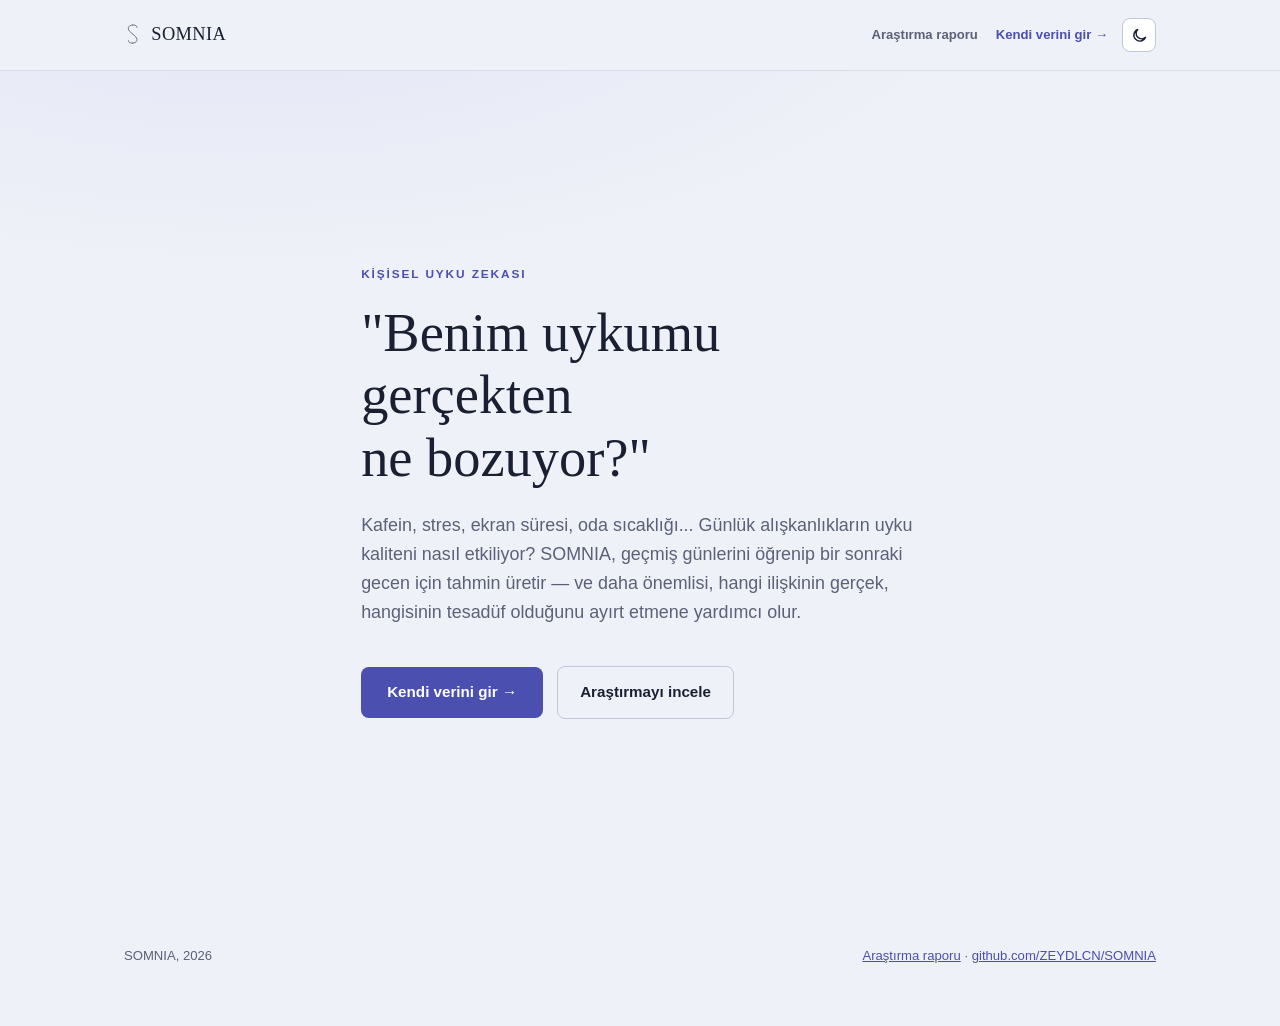
<file: docs/index.html>
<!doctype html>
<html lang="tr">
<head>
<meta charset="utf-8" />
<meta name="viewport" content="width=device-width, initial-scale=1" />
<title>SOMNIA — Kişisel Uyku Zekası</title>
<meta name="description" content="SOMNIA, günlük alışkanlıklarını uyku kaliteninle ilişkilendirip sana özel örüntüleri ortaya çıkarır." />
<link rel="icon" type="image/svg+xml" href="favicon.svg" />
<script>
(function () {
  try {
    var t = localStorage.getItem('somnia-theme');
    if (t === 'light' || t === 'dark') document.documentElement.setAttribute('data-theme', t);
  } catch (e) {}
})();
</script>
<style>
:root {
  --bg: #EEF1F7;
  --surface: #FFFFFF;
  --surface-raised: #F7F8FC;
  --ink: #1A2032;
  --muted: #5B6178;
  --line: #D8DCE8;
  --line-strong: #C1C7DA;
  --c-accent: #4A4FB0;
  --c-accent-soft: #E4E4F7;
  --c-gold: #B8822E;
  --c-good: #2E8B6B;
  --c-warn: #A66A2E;
  --c-critical: #B8453D;
  --c-model-naive: #9AA0BF;
  --c-model-linear: #7B80D6;
  --c-model-xgb: #5B60C4;
  --c-model-tft: #B8822E;
  --shadow-card: 0 1px 2px rgba(26,32,50,0.06), 0 1px 1px rgba(26,32,50,0.04);
}

@media (prefers-color-scheme: dark) {
  :root:not([data-theme="light"]) {
    --bg: #0A0E1A;
    --surface: #12172A;
    --surface-raised: #171D33;
    --ink: #E8EAF6;
    --muted: #949BC4;
    --line: #262C47;
    --line-strong: #333C63;
    --c-accent: #7B80E8;
    --c-accent-soft: #23274A;
    --c-gold: #E7B75F;
    --c-good: #4FCB9E;
    --c-warn: #D99A55;
    --c-critical: #E2695F;
    --c-model-naive: #4A5078;
    --c-model-linear: #6267C4;
    --c-model-xgb: #7B80E8;
    --c-model-tft: #E7B75F;
    --shadow-card: 0 1px 2px rgba(0,0,0,0.35), 0 1px 1px rgba(0,0,0,0.25);
  }
}

:root[data-theme="dark"] {
  --bg: #0A0E1A;
  --surface: #12172A;
  --surface-raised: #171D33;
  --ink: #E8EAF6;
  --muted: #949BC4;
  --line: #262C47;
  --line-strong: #333C63;
  --c-accent: #7B80E8;
  --c-accent-soft: #23274A;
  --c-gold: #E7B75F;
  --c-good: #4FCB9E;
  --c-warn: #D99A55;
  --c-critical: #E2695F;
  --c-model-naive: #4A5078;
  --c-model-linear: #6267C4;
  --c-model-xgb: #7B80E8;
  --c-model-tft: #E7B75F;
  --shadow-card: 0 1px 2px rgba(0,0,0,0.35), 0 1px 1px rgba(0,0,0,0.25);
}

* { box-sizing: border-box; }
html { -webkit-text-size-adjust: 100%; }

body {
  margin: 0;
  background: var(--bg);
  color: var(--ink);
  font-family: -apple-system, BlinkMacSystemFont, "Segoe UI", Roboto, "Helvetica Neue", Arial, sans-serif;
  line-height: 1.5;
}

.serif {
  font-family: "Iowan Old Style", "Palatino Linotype", Palatino, Georgia, "Times New Roman", serif;
}

.mono, .bar-value, .bar-value-inline, .axis-label, .stat-num, table.data td.num {
  font-family: ui-monospace, SFMono-Regular, Menlo, Consolas, "Liberation Mono", monospace;
  font-variant-numeric: tabular-nums;
}

a { color: var(--c-accent); }

.wrap { max-width: 1080px; margin: 0 auto; padding: 0 24px; }

/* ---------- top bar ---------- */
.topbar {
  border-bottom: 1px solid var(--line);
  padding: 18px 0;
}
.topbar .wrap { display: flex; align-items: center; justify-content: space-between; gap: 16px; flex-wrap: wrap; }
.brand { display: flex; align-items: center; gap: 10px; font-family: "Iowan Old Style", Palatino, Georgia, serif; font-size: 1.15rem; letter-spacing: 0.02em; }
.brand svg { position: relative; top: -1px; }
.brand b { font-weight: 700; }
.status-pill {
  font-size: 0.78rem;
  color: var(--muted);
  border: 1px solid var(--line-strong);
  border-radius: 999px;
  padding: 4px 12px;
  white-space: nowrap;
}
.status-pill strong { color: var(--c-good); }
.nav-cta {
  font-size: 0.82rem;
  font-weight: 600;
  color: var(--c-accent);
  text-decoration: none;
  padding: 6px 4px;
  border-bottom: 1px solid transparent;
}
.nav-cta:hover { border-bottom-color: var(--c-accent); }
.nav-cta.ghost { color: var(--muted); }
.nav-cta.ghost:hover { border-bottom-color: var(--muted); }

.theme-toggle {
  display: inline-flex;
  align-items: center;
  justify-content: center;
  width: 34px;
  height: 34px;
  border-radius: 8px;
  border: 1px solid var(--line-strong);
  background: var(--surface);
  color: var(--ink);
  cursor: pointer;
  padding: 0;
  flex-shrink: 0;
}
.theme-toggle:hover { background: var(--surface-raised); }
.theme-toggle:focus-visible { outline: 2px solid var(--c-accent); outline-offset: 2px; }
.theme-toggle .icon-moon { display: block; }
.theme-toggle .icon-sun { display: none; }
/* Sistem koyu tema, elle açık seçilmemişse -> güneş göster (tıkla -> açık tema) */
@media (prefers-color-scheme: dark) {
  :root:not([data-theme="light"]) .theme-toggle .icon-moon { display: none; }
  :root:not([data-theme="light"]) .theme-toggle .icon-sun { display: block; }
}
/* Elle koyu seçilmişse (sistemden bağımsız) -> güneş göster */
:root[data-theme="dark"] .theme-toggle .icon-moon { display: none; }
:root[data-theme="dark"] .theme-toggle .icon-sun { display: block; }
/* Elle açık seçilmişse (sistemden bağımsız) -> ay göster */
:root[data-theme="light"] .theme-toggle .icon-moon { display: block; }
:root[data-theme="light"] .theme-toggle .icon-sun { display: none; }

/* ---------- splash (marka açılış anı) ---------- */
#splash {
  position: fixed;
  inset: 0;
  z-index: 9999;
  display: flex;
  align-items: center;
  justify-content: center;
  background: #0B1340;
  animation: splash-fade-out 500ms ease 2100ms forwards;
}
#splash svg {
  opacity: 0;
  transform: scale(0.88);
  animation: splash-logo-in 650ms cubic-bezier(0.22, 1, 0.36, 1) 150ms forwards;
}
@keyframes splash-logo-in { to { opacity: 1; transform: scale(1); } }
@keyframes splash-fade-out { to { opacity: 0; visibility: hidden; pointer-events: none; } }
@media (prefers-reduced-motion: reduce) {
  #splash { animation: none; opacity: 0; visibility: hidden; pointer-events: none; }
  #splash svg { animation: none; opacity: 1; transform: none; }
}

/* ---------- hero (karşılama ekranı — sade, ürün odaklı) ---------- */
.hero {
  padding: 96px 0 88px;
  background:
    radial-gradient(1200px 520px at 20% -15%, var(--c-accent-soft), transparent 62%);
  border-bottom: 1px solid var(--line);
}
.hero .eyebrow {
  text-transform: uppercase;
  font-size: 0.74rem;
  letter-spacing: 0.16em;
  color: var(--c-accent);
  font-weight: 600;
  margin: 0 0 18px;
}
.hero h1 {
  font-family: "Iowan Old Style", "Palatino Linotype", Palatino, Georgia, serif;
  font-weight: 500;
  font-size: clamp(2.1rem, 5vw, 3.4rem);
  line-height: 1.15;
  margin: 0 0 22px;
  max-width: 17ch;
  text-wrap: balance;
}
.hero p.lede {
  max-width: 56ch;
  color: var(--muted);
  font-size: 1.12rem;
  line-height: 1.6;
  margin: 0 0 40px;
}

.hero-actions {
  display: flex;
  align-items: center;
  gap: 14px;
  flex-wrap: wrap;
}
.btn-primary {
  display: inline-flex;
  align-items: center;
  gap: 6px;
  background: var(--c-accent);
  color: #fff;
  font-size: 0.95rem;
  font-weight: 600;
  text-decoration: none;
  padding: 14px 26px;
  border-radius: 8px;
  white-space: nowrap;
}
.btn-primary:hover { opacity: 0.92; }
.btn-secondary {
  display: inline-flex;
  align-items: center;
  gap: 6px;
  background: transparent;
  color: var(--ink);
  border: 1px solid var(--line-strong);
  font-size: 0.95rem;
  font-weight: 600;
  text-decoration: none;
  padding: 14px 22px;
  border-radius: 8px;
  white-space: nowrap;
}
.btn-secondary:hover { background: var(--surface-raised); }

/* ---------- araştırma raporu girişi (teknik detayların başladığı yer) ---------- */
.research-intro { padding: 44px 0; border-bottom: 1px solid var(--line); background: var(--surface-raised); }
.research-intro-head { display: flex; align-items: flex-start; justify-content: space-between; gap: 24px; flex-wrap: wrap; margin-bottom: 24px; }
.research-intro-lede { color: var(--muted); font-size: 0.92rem; max-width: 62ch; margin: 6px 0 0; line-height: 1.55; }

.pipeline {
  display: flex;
  gap: 0;
  overflow-x: auto;
  padding-bottom: 6px;
}
.pipeline-step {
  flex: 1 0 auto;
  min-width: 108px;
  padding: 12px 14px 12px 0;
  position: relative;
}
.pipeline-step .num {
  font-family: ui-monospace, monospace;
  font-size: 0.72rem;
  color: var(--muted);
}
.pipeline-step .name {
  font-size: 0.82rem;
  margin-top: 4px;
  color: var(--ink);
}
.pipeline-step .bar {
  margin-top: 10px;
  height: 3px;
  border-radius: 2px;
  background: var(--line-strong);
}
.pipeline-step.done .bar { background: var(--c-good); }
.pipeline-step.done .num { color: var(--c-good); }
.pipeline-step.pending .name { color: var(--muted); }

/* ---------- sections ---------- */
section { padding: 48px 0; border-bottom: 1px solid var(--line); }
section:last-of-type { border-bottom: none; }
.section-head { display: flex; align-items: baseline; justify-content: space-between; gap: 16px; margin-bottom: 24px; flex-wrap: wrap; }
.section-head h2 {
  font-family: "Iowan Old Style", "Palatino Linotype", Palatino, Georgia, serif;
  font-weight: 500;
  font-size: 1.55rem;
  margin: 0;
}
.section-head .section-note { color: var(--muted); font-size: 0.88rem; max-width: 46ch; }

.grid { display: grid; gap: 20px; }
.grid-2 { grid-template-columns: 1.15fr 0.85fr; }
.grid-3 { grid-template-columns: repeat(3, 1fr); }
@media (max-width: 780px) {
  .grid-2, .grid-3 { grid-template-columns: 1fr; }
}

.card {
  background: var(--surface);
  border: 1px solid var(--line);
  border-radius: 10px;
  padding: 22px 24px;
  box-shadow: var(--shadow-card);
}
.card h3 {
  font-size: 0.95rem;
  margin: 0 0 4px;
  font-weight: 600;
}
.card .card-sub { color: var(--muted); font-size: 0.83rem; margin: 0 0 16px; }

.stat-row { display: flex; gap: 28px; flex-wrap: wrap; margin-bottom: 18px; }
.stat { min-width: 120px; }
.stat .stat-num { font-size: 1.6rem; font-weight: 600; }
.stat .stat-num.good { color: var(--c-good); }
.stat .stat-num.gold { color: var(--c-gold); }
.stat .stat-label { font-size: 0.76rem; color: var(--muted); margin-top: 2px; }

.chart { width: 100%; height: auto; display: block; }
.chart-tall { max-height: 420px; }
.chart-meter { max-width: 420px; }

.grid-line { stroke: var(--line); stroke-width: 1; }
.threshold-line { stroke: var(--c-critical); stroke-width: 1; stroke-dasharray: 3 3; opacity: 0.7; }
.axis-label { fill: var(--muted); font-size: 9.5px; }
.row-label { fill: var(--ink); font-size: 11px; }
.bar-value { fill: var(--ink); font-size: 11px; font-weight: 600; }
.bar-value-inline { fill: var(--muted); font-size: 10.5px; }
.legend-label { fill: var(--muted); font-size: 9.5px; }
.track { fill: var(--line); }
.track-strong { fill: var(--c-accent); opacity: 0.75; }
.bar { }
.bar-hero { filter: none; }

table.data { width: 100%; border-collapse: collapse; font-size: 0.85rem; }
table.data th, table.data td { text-align: left; padding: 7px 10px; border-bottom: 1px solid var(--line); }
table.data th { color: var(--muted); font-weight: 500; font-size: 0.75rem; text-transform: uppercase; letter-spacing: 0.04em; }
table.data td.num { text-align: right; }
table.data tr:last-child td { border-bottom: none; }
.table-scroll { overflow-x: auto; }

.callout {
  border: 1px solid var(--line-strong);
  border-left: 3px solid var(--c-warn);
  background: var(--surface-raised);
  border-radius: 6px;
  padding: 16px 18px;
  font-size: 0.9rem;
  color: var(--ink);
}
.callout.insight { border-left-color: var(--c-gold); }
.callout strong { color: var(--ink); }
.callout p { margin: 0 0 8px; }
.callout p:last-child { margin-bottom: 0; }

.tag-row { display: flex; flex-wrap: wrap; gap: 8px; margin-top: 14px; }
.tag {
  font-size: 0.72rem;
  color: var(--muted);
  border: 1px solid var(--line-strong);
  border-radius: 5px;
  padding: 3px 9px;
  font-family: ui-monospace, monospace;
}

.plan-list { margin: 0; padding-left: 1.15em; font-size: 0.9rem; }
.plan-list li { margin-bottom: 8px; }
.plan-list li::marker { color: var(--c-accent); font-family: ui-monospace, monospace; }

.limits { margin: 0; padding-left: 1.15em; font-size: 0.85rem; color: var(--muted); }
.limits li { margin-bottom: 6px; }

footer { padding: 40px 0 60px; color: var(--muted); font-size: 0.82rem; }
footer .wrap { display: flex; justify-content: space-between; flex-wrap: wrap; gap: 12px; }
</style>
</head>
<body>

<div id="splash" aria-hidden="true">
  <svg viewBox="0 0 44 56" width="56.57" height="72" fill="none" style="overflow:visible; flex-shrink:0;" aria-hidden="true"><path d="M33 11 C36 3 10 2 11 14 C11 24 33 32 33 42 C34 54 10 54 11 45" stroke="#E8E6F5" stroke-width="4.18" stroke-linecap="round" stroke-linejoin="round"/><circle cx="22" cy="5" r="3.67" fill="#8B85C8"/>
<circle cx="22" cy="28" r="2.50" fill="#8B85C8"/>
<circle cx="22" cy="51" r="3.67" fill="#8B85C8"/></svg>
</div>

<header class="topbar">
  <div class="wrap">
    <div class="brand"><svg viewBox="0 0 44 56" width="17.29" height="22" fill="none" style="overflow:visible; flex-shrink:0;" aria-hidden="true"><path d="M33 11 C36 3 10 2 11 14 C11 24 33 32 33 42 C34 54 10 54 11 45" stroke="var(--ink)" stroke-width="1.50" stroke-linecap="round" stroke-linejoin="round"/><circle cx="22" cy="5" r="1.32" fill="var(--c-accent)"/>
<circle cx="22" cy="28" r="0.90" fill="var(--c-accent)"/>
<circle cx="22" cy="51" r="1.32" fill="var(--c-accent)"/></svg><span>SOMNIA</span></div>
    <nav style="display:flex; align-items:center; gap:10px;">
      <a href="report.html" class="nav-cta ghost">Araştırma raporu</a>
      <a href="https://zeydalcan.pythonanywhere.com" class="nav-cta">Kendi verini gir →</a>
      <button id="theme-toggle" class="theme-toggle" type="button" aria-label="Açık/koyu temayı değiştir">
  <svg class="icon-sun" width="17" height="17" viewBox="0 0 24 24" fill="none" stroke="currentColor" stroke-width="2" stroke-linecap="round"><circle cx="12" cy="12" r="4.5"/><path d="M12 2.5v2.5M12 19v2.5M4.6 4.6l1.8 1.8M17.6 17.6l1.8 1.8M2.5 12H5M19 12h2.5M4.6 19.4l1.8-1.8M17.6 6.4l1.8-1.8"/></svg>
  <svg class="icon-moon" width="17" height="17" viewBox="0 0 24 24" fill="none" stroke="currentColor" stroke-width="2" stroke-linecap="round" stroke-linejoin="round"><path d="M20.5 14.5A8.5 8.5 0 1 1 9.5 3.5a7 7 0 0 0 11 11Z"/></svg>
</button>
    </nav>
  </div>
</header>

<section class="hero" style="border-bottom:none; min-height:calc(100vh - 65px); display:flex; align-items:center;">
  <div class="wrap">
    <p class="eyebrow">Kişisel Uyku Zekası</p>
    <h1 class="serif">"Benim uykumu gerçekten ne bozuyor?"</h1>
    <p class="lede">Kafein, stres, ekran süresi, oda sıcaklığı... Günlük alışkanlıkların uyku kaliteni nasıl etkiliyor? SOMNIA, geçmiş günlerini öğrenip bir sonraki gecen için tahmin üretir — ve daha önemlisi, hangi ilişkinin gerçek, hangisinin tesadüf olduğunu ayırt etmene yardımcı olur.</p>
    <div class="hero-actions">
      <a href="https://zeydalcan.pythonanywhere.com" class="btn-primary">Kendi verini gir →</a>
      <a href="report.html" class="btn-secondary">Araştırmayı incele</a>
    </div>
  </div>
</section>

<footer>
  <div class="wrap">
    <div>SOMNIA, 2026</div>
    <div><a href="report.html">Araştırma raporu</a> · <a href="https://github.com/ZEYDLCN/SOMNIA">github.com/ZEYDLCN/SOMNIA</a></div>
  </div>
</footer>

<script>
  window.setTimeout(function () {
    var el = document.getElementById('splash');
    if (el) el.remove();
  }, 2700);
</script>
<script>
(function () {
  var btn = document.getElementById('theme-toggle');
  if (!btn) return;
  function current() {
    var attr = document.documentElement.getAttribute('data-theme');
    if (attr === 'light' || attr === 'dark') return attr;
    return window.matchMedia('(prefers-color-scheme: dark)').matches ? 'dark' : 'light';
  }
  btn.addEventListener('click', function () {
    var next = current() === 'dark' ? 'light' : 'dark';
    document.documentElement.setAttribute('data-theme', next);
    try { localStorage.setItem('somnia-theme', next); } catch (e) {}
  });
})();
</script>

</body>
</html>
</file>
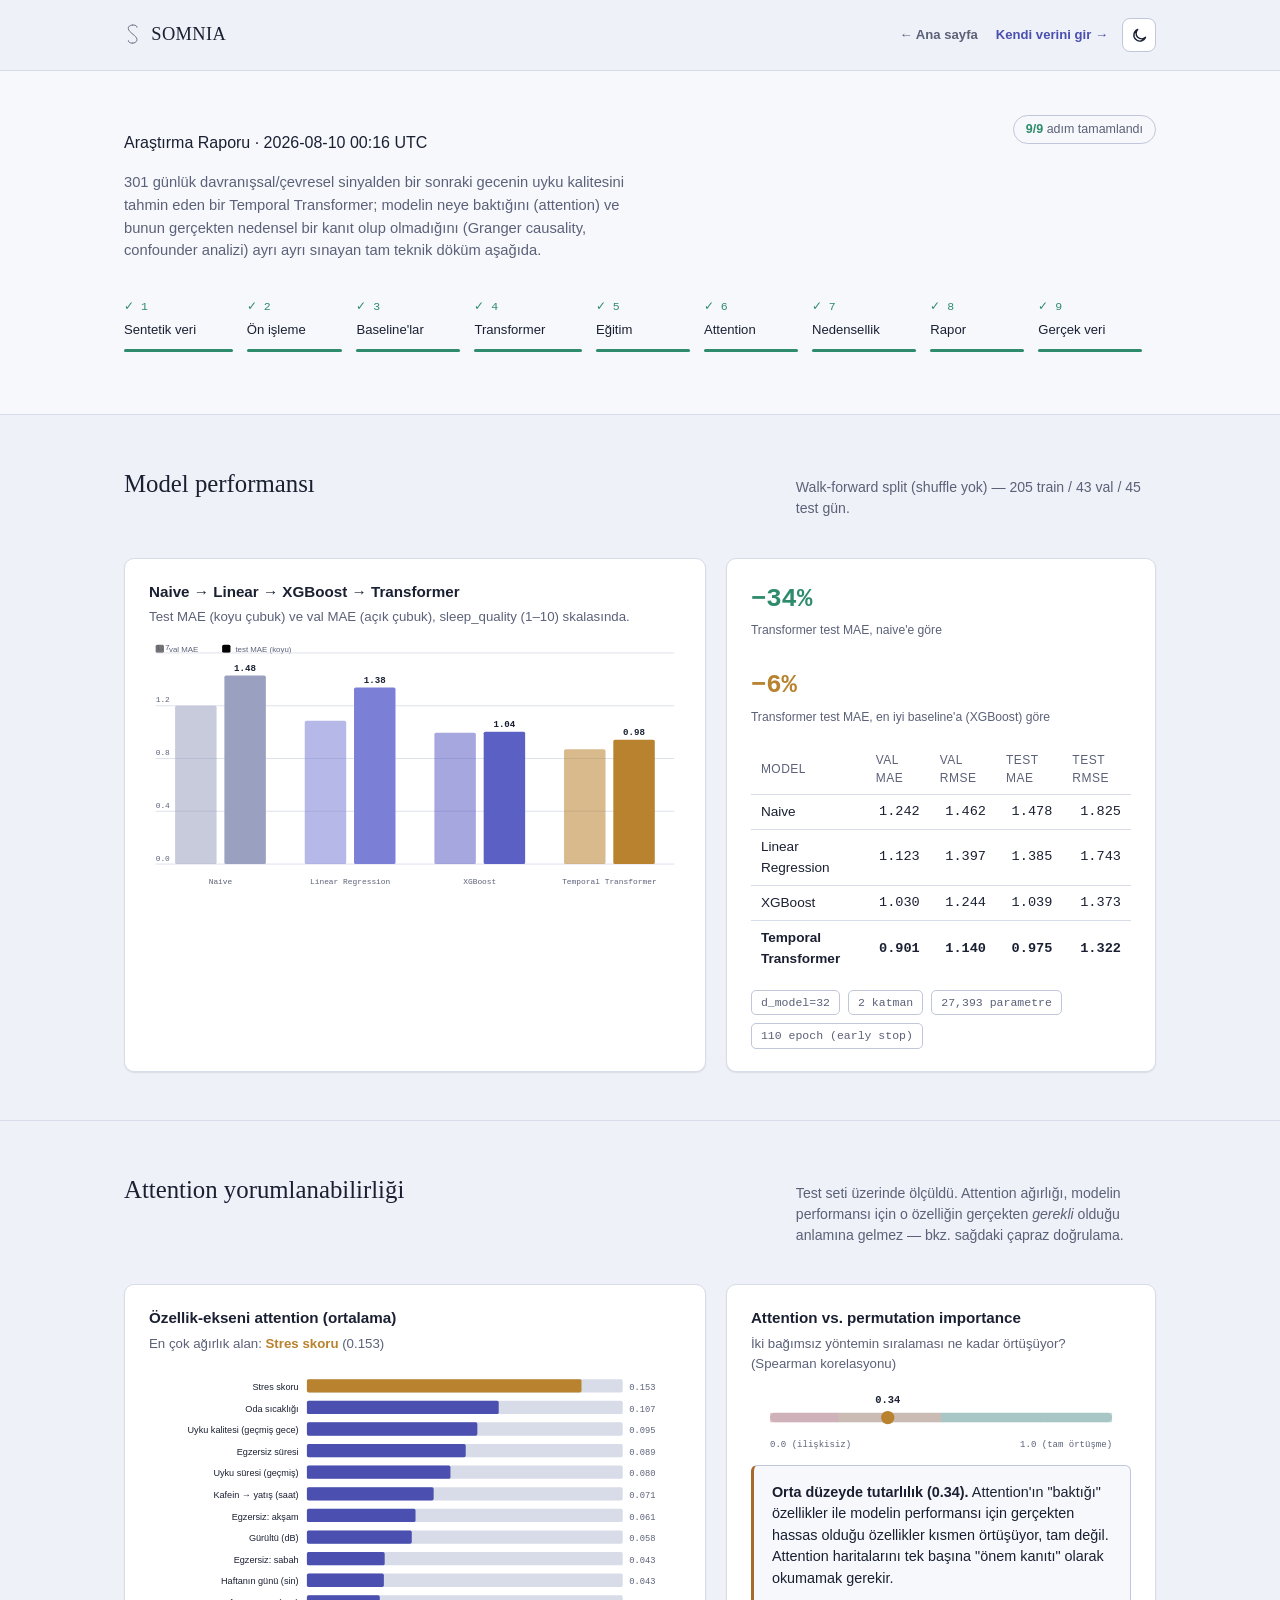
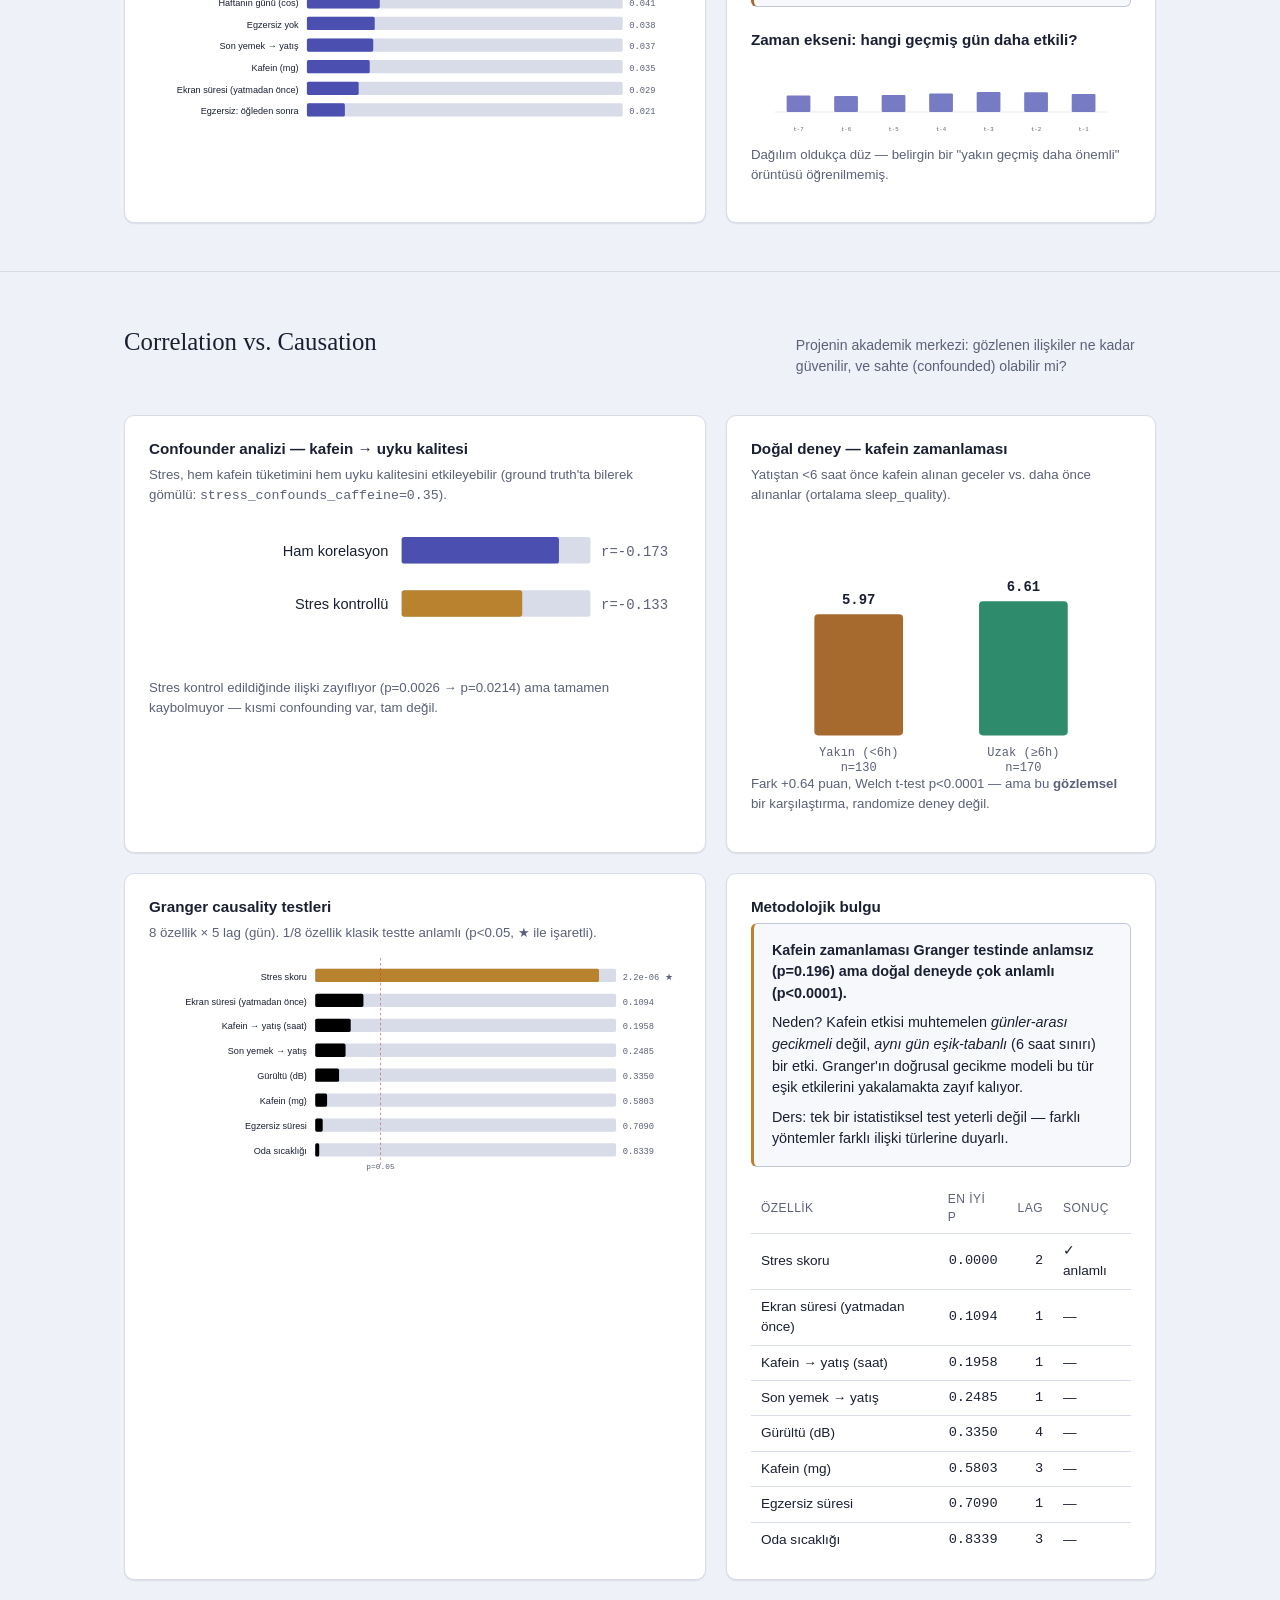
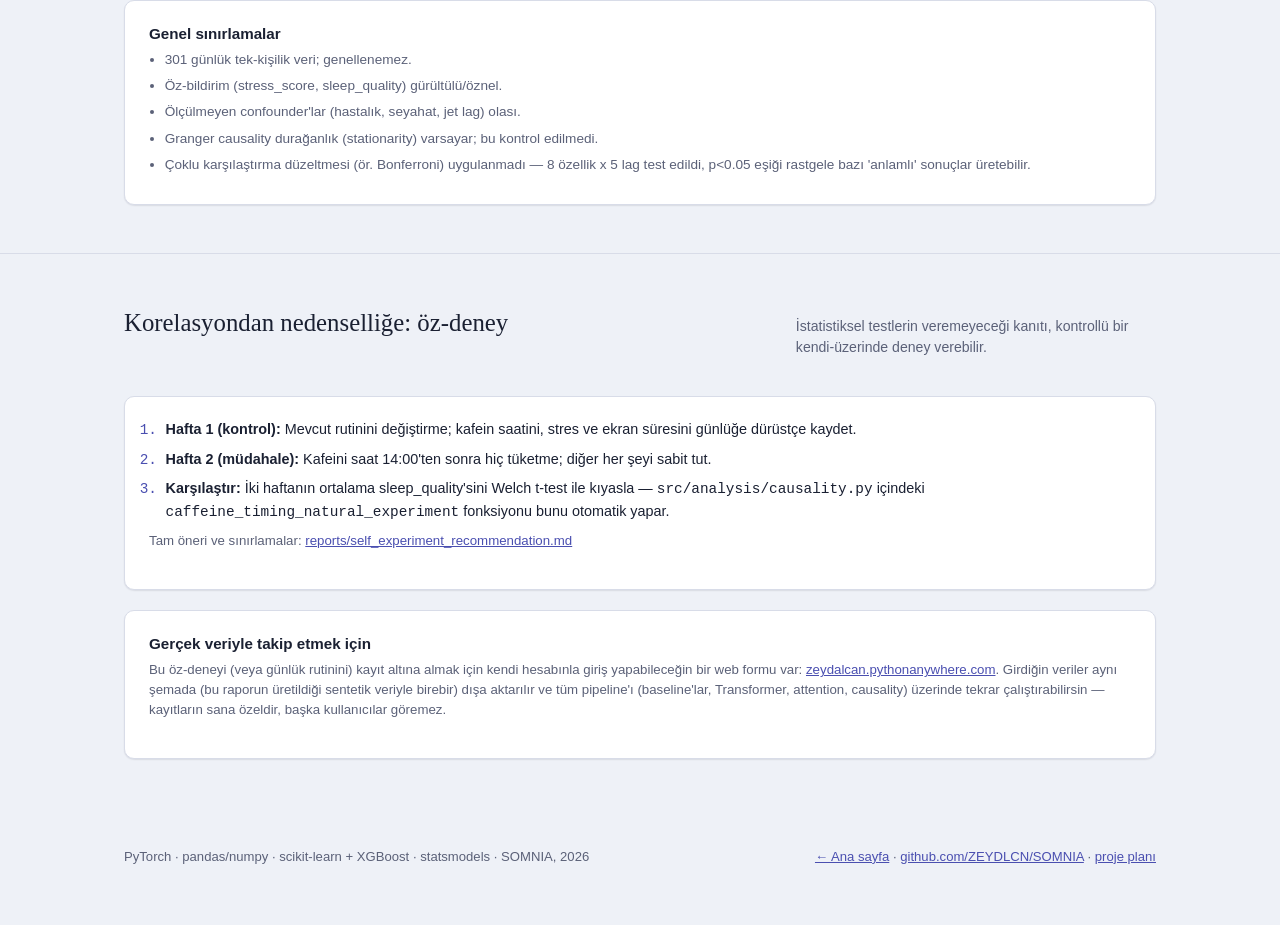
<file: docs/report.html>
<!doctype html>
<html lang="tr">
<head>
<meta charset="utf-8" />
<meta name="viewport" content="width=device-width, initial-scale=1" />
<title>SOMNIA — Araştırma Raporu</title>
<meta name="description" content="Kişisel Uyku Kalitesi için Temporal Transformer: model karşılaştırması, attention yorumlanabilirliği ve correlation-vs-causation analizi." />
<link rel="icon" type="image/svg+xml" href="favicon.svg" />
<script>
(function () {
  try {
    var t = localStorage.getItem('somnia-theme');
    if (t === 'light' || t === 'dark') document.documentElement.setAttribute('data-theme', t);
  } catch (e) {}
})();
</script>
<style>
:root {
  --bg: #EEF1F7;
  --surface: #FFFFFF;
  --surface-raised: #F7F8FC;
  --ink: #1A2032;
  --muted: #5B6178;
  --line: #D8DCE8;
  --line-strong: #C1C7DA;
  --c-accent: #4A4FB0;
  --c-accent-soft: #E4E4F7;
  --c-gold: #B8822E;
  --c-good: #2E8B6B;
  --c-warn: #A66A2E;
  --c-critical: #B8453D;
  --c-model-naive: #9AA0BF;
  --c-model-linear: #7B80D6;
  --c-model-xgb: #5B60C4;
  --c-model-tft: #B8822E;
  --shadow-card: 0 1px 2px rgba(26,32,50,0.06), 0 1px 1px rgba(26,32,50,0.04);
}

@media (prefers-color-scheme: dark) {
  :root:not([data-theme="light"]) {
    --bg: #0A0E1A;
    --surface: #12172A;
    --surface-raised: #171D33;
    --ink: #E8EAF6;
    --muted: #949BC4;
    --line: #262C47;
    --line-strong: #333C63;
    --c-accent: #7B80E8;
    --c-accent-soft: #23274A;
    --c-gold: #E7B75F;
    --c-good: #4FCB9E;
    --c-warn: #D99A55;
    --c-critical: #E2695F;
    --c-model-naive: #4A5078;
    --c-model-linear: #6267C4;
    --c-model-xgb: #7B80E8;
    --c-model-tft: #E7B75F;
    --shadow-card: 0 1px 2px rgba(0,0,0,0.35), 0 1px 1px rgba(0,0,0,0.25);
  }
}

:root[data-theme="dark"] {
  --bg: #0A0E1A;
  --surface: #12172A;
  --surface-raised: #171D33;
  --ink: #E8EAF6;
  --muted: #949BC4;
  --line: #262C47;
  --line-strong: #333C63;
  --c-accent: #7B80E8;
  --c-accent-soft: #23274A;
  --c-gold: #E7B75F;
  --c-good: #4FCB9E;
  --c-warn: #D99A55;
  --c-critical: #E2695F;
  --c-model-naive: #4A5078;
  --c-model-linear: #6267C4;
  --c-model-xgb: #7B80E8;
  --c-model-tft: #E7B75F;
  --shadow-card: 0 1px 2px rgba(0,0,0,0.35), 0 1px 1px rgba(0,0,0,0.25);
}

* { box-sizing: border-box; }
html { -webkit-text-size-adjust: 100%; }

body {
  margin: 0;
  background: var(--bg);
  color: var(--ink);
  font-family: -apple-system, BlinkMacSystemFont, "Segoe UI", Roboto, "Helvetica Neue", Arial, sans-serif;
  line-height: 1.5;
}

.serif {
  font-family: "Iowan Old Style", "Palatino Linotype", Palatino, Georgia, "Times New Roman", serif;
}

.mono, .bar-value, .bar-value-inline, .axis-label, .stat-num, table.data td.num {
  font-family: ui-monospace, SFMono-Regular, Menlo, Consolas, "Liberation Mono", monospace;
  font-variant-numeric: tabular-nums;
}

a { color: var(--c-accent); }

.wrap { max-width: 1080px; margin: 0 auto; padding: 0 24px; }

/* ---------- top bar ---------- */
.topbar {
  border-bottom: 1px solid var(--line);
  padding: 18px 0;
}
.topbar .wrap { display: flex; align-items: center; justify-content: space-between; gap: 16px; flex-wrap: wrap; }
.brand { display: flex; align-items: center; gap: 10px; font-family: "Iowan Old Style", Palatino, Georgia, serif; font-size: 1.15rem; letter-spacing: 0.02em; }
.brand svg { position: relative; top: -1px; }
.brand b { font-weight: 700; }
.status-pill {
  font-size: 0.78rem;
  color: var(--muted);
  border: 1px solid var(--line-strong);
  border-radius: 999px;
  padding: 4px 12px;
  white-space: nowrap;
}
.status-pill strong { color: var(--c-good); }
.nav-cta {
  font-size: 0.82rem;
  font-weight: 600;
  color: var(--c-accent);
  text-decoration: none;
  padding: 6px 4px;
  border-bottom: 1px solid transparent;
}
.nav-cta:hover { border-bottom-color: var(--c-accent); }
.nav-cta.ghost { color: var(--muted); }
.nav-cta.ghost:hover { border-bottom-color: var(--muted); }

.theme-toggle {
  display: inline-flex;
  align-items: center;
  justify-content: center;
  width: 34px;
  height: 34px;
  border-radius: 8px;
  border: 1px solid var(--line-strong);
  background: var(--surface);
  color: var(--ink);
  cursor: pointer;
  padding: 0;
  flex-shrink: 0;
}
.theme-toggle:hover { background: var(--surface-raised); }
.theme-toggle:focus-visible { outline: 2px solid var(--c-accent); outline-offset: 2px; }
.theme-toggle .icon-moon { display: block; }
.theme-toggle .icon-sun { display: none; }
/* Sistem koyu tema, elle açık seçilmemişse -> güneş göster (tıkla -> açık tema) */
@media (prefers-color-scheme: dark) {
  :root:not([data-theme="light"]) .theme-toggle .icon-moon { display: none; }
  :root:not([data-theme="light"]) .theme-toggle .icon-sun { display: block; }
}
/* Elle koyu seçilmişse (sistemden bağımsız) -> güneş göster */
:root[data-theme="dark"] .theme-toggle .icon-moon { display: none; }
:root[data-theme="dark"] .theme-toggle .icon-sun { display: block; }
/* Elle açık seçilmişse (sistemden bağımsız) -> ay göster */
:root[data-theme="light"] .theme-toggle .icon-moon { display: block; }
:root[data-theme="light"] .theme-toggle .icon-sun { display: none; }

/* ---------- splash (marka açılış anı) ---------- */
#splash {
  position: fixed;
  inset: 0;
  z-index: 9999;
  display: flex;
  align-items: center;
  justify-content: center;
  background: #0B1340;
  animation: splash-fade-out 500ms ease 2100ms forwards;
}
#splash svg {
  opacity: 0;
  transform: scale(0.88);
  animation: splash-logo-in 650ms cubic-bezier(0.22, 1, 0.36, 1) 150ms forwards;
}
@keyframes splash-logo-in { to { opacity: 1; transform: scale(1); } }
@keyframes splash-fade-out { to { opacity: 0; visibility: hidden; pointer-events: none; } }
@media (prefers-reduced-motion: reduce) {
  #splash { animation: none; opacity: 0; visibility: hidden; pointer-events: none; }
  #splash svg { animation: none; opacity: 1; transform: none; }
}

/* ---------- hero (karşılama ekranı — sade, ürün odaklı) ---------- */
.hero {
  padding: 96px 0 88px;
  background:
    radial-gradient(1200px 520px at 20% -15%, var(--c-accent-soft), transparent 62%);
  border-bottom: 1px solid var(--line);
}
.hero .eyebrow {
  text-transform: uppercase;
  font-size: 0.74rem;
  letter-spacing: 0.16em;
  color: var(--c-accent);
  font-weight: 600;
  margin: 0 0 18px;
}
.hero h1 {
  font-family: "Iowan Old Style", "Palatino Linotype", Palatino, Georgia, serif;
  font-weight: 500;
  font-size: clamp(2.1rem, 5vw, 3.4rem);
  line-height: 1.15;
  margin: 0 0 22px;
  max-width: 17ch;
  text-wrap: balance;
}
.hero p.lede {
  max-width: 56ch;
  color: var(--muted);
  font-size: 1.12rem;
  line-height: 1.6;
  margin: 0 0 40px;
}

.hero-actions {
  display: flex;
  align-items: center;
  gap: 14px;
  flex-wrap: wrap;
}
.btn-primary {
  display: inline-flex;
  align-items: center;
  gap: 6px;
  background: var(--c-accent);
  color: #fff;
  font-size: 0.95rem;
  font-weight: 600;
  text-decoration: none;
  padding: 14px 26px;
  border-radius: 8px;
  white-space: nowrap;
}
.btn-primary:hover { opacity: 0.92; }
.btn-secondary {
  display: inline-flex;
  align-items: center;
  gap: 6px;
  background: transparent;
  color: var(--ink);
  border: 1px solid var(--line-strong);
  font-size: 0.95rem;
  font-weight: 600;
  text-decoration: none;
  padding: 14px 22px;
  border-radius: 8px;
  white-space: nowrap;
}
.btn-secondary:hover { background: var(--surface-raised); }

/* ---------- araştırma raporu girişi (teknik detayların başladığı yer) ---------- */
.research-intro { padding: 44px 0; border-bottom: 1px solid var(--line); background: var(--surface-raised); }
.research-intro-head { display: flex; align-items: flex-start; justify-content: space-between; gap: 24px; flex-wrap: wrap; margin-bottom: 24px; }
.research-intro-lede { color: var(--muted); font-size: 0.92rem; max-width: 62ch; margin: 6px 0 0; line-height: 1.55; }

.pipeline {
  display: flex;
  gap: 0;
  overflow-x: auto;
  padding-bottom: 6px;
}
.pipeline-step {
  flex: 1 0 auto;
  min-width: 108px;
  padding: 12px 14px 12px 0;
  position: relative;
}
.pipeline-step .num {
  font-family: ui-monospace, monospace;
  font-size: 0.72rem;
  color: var(--muted);
}
.pipeline-step .name {
  font-size: 0.82rem;
  margin-top: 4px;
  color: var(--ink);
}
.pipeline-step .bar {
  margin-top: 10px;
  height: 3px;
  border-radius: 2px;
  background: var(--line-strong);
}
.pipeline-step.done .bar { background: var(--c-good); }
.pipeline-step.done .num { color: var(--c-good); }
.pipeline-step.pending .name { color: var(--muted); }

/* ---------- sections ---------- */
section { padding: 48px 0; border-bottom: 1px solid var(--line); }
section:last-of-type { border-bottom: none; }
.section-head { display: flex; align-items: baseline; justify-content: space-between; gap: 16px; margin-bottom: 24px; flex-wrap: wrap; }
.section-head h2 {
  font-family: "Iowan Old Style", "Palatino Linotype", Palatino, Georgia, serif;
  font-weight: 500;
  font-size: 1.55rem;
  margin: 0;
}
.section-head .section-note { color: var(--muted); font-size: 0.88rem; max-width: 46ch; }

.grid { display: grid; gap: 20px; }
.grid-2 { grid-template-columns: 1.15fr 0.85fr; }
.grid-3 { grid-template-columns: repeat(3, 1fr); }
@media (max-width: 780px) {
  .grid-2, .grid-3 { grid-template-columns: 1fr; }
}

.card {
  background: var(--surface);
  border: 1px solid var(--line);
  border-radius: 10px;
  padding: 22px 24px;
  box-shadow: var(--shadow-card);
}
.card h3 {
  font-size: 0.95rem;
  margin: 0 0 4px;
  font-weight: 600;
}
.card .card-sub { color: var(--muted); font-size: 0.83rem; margin: 0 0 16px; }

.stat-row { display: flex; gap: 28px; flex-wrap: wrap; margin-bottom: 18px; }
.stat { min-width: 120px; }
.stat .stat-num { font-size: 1.6rem; font-weight: 600; }
.stat .stat-num.good { color: var(--c-good); }
.stat .stat-num.gold { color: var(--c-gold); }
.stat .stat-label { font-size: 0.76rem; color: var(--muted); margin-top: 2px; }

.chart { width: 100%; height: auto; display: block; }
.chart-tall { max-height: 420px; }
.chart-meter { max-width: 420px; }

.grid-line { stroke: var(--line); stroke-width: 1; }
.threshold-line { stroke: var(--c-critical); stroke-width: 1; stroke-dasharray: 3 3; opacity: 0.7; }
.axis-label { fill: var(--muted); font-size: 9.5px; }
.row-label { fill: var(--ink); font-size: 11px; }
.bar-value { fill: var(--ink); font-size: 11px; font-weight: 600; }
.bar-value-inline { fill: var(--muted); font-size: 10.5px; }
.legend-label { fill: var(--muted); font-size: 9.5px; }
.track { fill: var(--line); }
.track-strong { fill: var(--c-accent); opacity: 0.75; }
.bar { }
.bar-hero { filter: none; }

table.data { width: 100%; border-collapse: collapse; font-size: 0.85rem; }
table.data th, table.data td { text-align: left; padding: 7px 10px; border-bottom: 1px solid var(--line); }
table.data th { color: var(--muted); font-weight: 500; font-size: 0.75rem; text-transform: uppercase; letter-spacing: 0.04em; }
table.data td.num { text-align: right; }
table.data tr:last-child td { border-bottom: none; }
.table-scroll { overflow-x: auto; }

.callout {
  border: 1px solid var(--line-strong);
  border-left: 3px solid var(--c-warn);
  background: var(--surface-raised);
  border-radius: 6px;
  padding: 16px 18px;
  font-size: 0.9rem;
  color: var(--ink);
}
.callout.insight { border-left-color: var(--c-gold); }
.callout strong { color: var(--ink); }
.callout p { margin: 0 0 8px; }
.callout p:last-child { margin-bottom: 0; }

.tag-row { display: flex; flex-wrap: wrap; gap: 8px; margin-top: 14px; }
.tag {
  font-size: 0.72rem;
  color: var(--muted);
  border: 1px solid var(--line-strong);
  border-radius: 5px;
  padding: 3px 9px;
  font-family: ui-monospace, monospace;
}

.plan-list { margin: 0; padding-left: 1.15em; font-size: 0.9rem; }
.plan-list li { margin-bottom: 8px; }
.plan-list li::marker { color: var(--c-accent); font-family: ui-monospace, monospace; }

.limits { margin: 0; padding-left: 1.15em; font-size: 0.85rem; color: var(--muted); }
.limits li { margin-bottom: 6px; }

footer { padding: 40px 0 60px; color: var(--muted); font-size: 0.82rem; }
footer .wrap { display: flex; justify-content: space-between; flex-wrap: wrap; gap: 12px; }
</style>
</head>
<body>

<header class="topbar">
  <div class="wrap">
    <a href="index.html" class="brand" style="text-decoration:none; color:inherit;"><svg viewBox="0 0 44 56" width="17.29" height="22" fill="none" style="overflow:visible; flex-shrink:0;" aria-hidden="true"><path d="M33 11 C36 3 10 2 11 14 C11 24 33 32 33 42 C34 54 10 54 11 45" stroke="var(--ink)" stroke-width="1.50" stroke-linecap="round" stroke-linejoin="round"/><circle cx="22" cy="5" r="1.32" fill="var(--c-accent)"/>
<circle cx="22" cy="28" r="0.90" fill="var(--c-accent)"/>
<circle cx="22" cy="51" r="1.32" fill="var(--c-accent)"/></svg><span>SOMNIA</span></a>
    <nav style="display:flex; align-items:center; gap:10px;">
      <a href="index.html" class="nav-cta ghost">← Ana sayfa</a>
      <a href="https://zeydalcan.pythonanywhere.com" class="nav-cta">Kendi verini gir →</a>
      <button id="theme-toggle" class="theme-toggle" type="button" aria-label="Açık/koyu temayı değiştir">
  <svg class="icon-sun" width="17" height="17" viewBox="0 0 24 24" fill="none" stroke="currentColor" stroke-width="2" stroke-linecap="round"><circle cx="12" cy="12" r="4.5"/><path d="M12 2.5v2.5M12 19v2.5M4.6 4.6l1.8 1.8M17.6 17.6l1.8 1.8M2.5 12H5M19 12h2.5M4.6 19.4l1.8-1.8M17.6 6.4l1.8-1.8"/></svg>
  <svg class="icon-moon" width="17" height="17" viewBox="0 0 24 24" fill="none" stroke="currentColor" stroke-width="2" stroke-linecap="round" stroke-linejoin="round"><path d="M20.5 14.5A8.5 8.5 0 1 1 9.5 3.5a7 7 0 0 0 11 11Z"/></svg>
</button>
    </nav>
  </div>
</header>

<section id="research" class="research-intro">
  <div class="wrap">
    <div class="research-intro-head">
      <div>
        <p class="eyebrow">Araştırma Raporu · 2026-08-10 00:16 UTC</p>
        <p class="research-intro-lede">301 günlük davranışsal/çevresel sinyalden bir sonraki gecenin uyku kalitesini tahmin eden bir Temporal Transformer; modelin neye baktığını (attention) ve bunun gerçekten nedensel bir kanıt olup olmadığını (Granger causality, confounder analizi) ayrı ayrı sınayan tam teknik döküm aşağıda.</p>
      </div>
      <div class="status-pill"><strong>9/9</strong> adım tamamlandı</div>
    </div>
    <div class="pipeline"><div class="pipeline-step done"><div class="num">✓ 1</div><div class="name">Sentetik veri</div><div class="bar"></div></div><div class="pipeline-step done"><div class="num">✓ 2</div><div class="name">Ön işleme</div><div class="bar"></div></div><div class="pipeline-step done"><div class="num">✓ 3</div><div class="name">Baseline'lar</div><div class="bar"></div></div><div class="pipeline-step done"><div class="num">✓ 4</div><div class="name">Transformer</div><div class="bar"></div></div><div class="pipeline-step done"><div class="num">✓ 5</div><div class="name">Eğitim</div><div class="bar"></div></div><div class="pipeline-step done"><div class="num">✓ 6</div><div class="name">Attention</div><div class="bar"></div></div><div class="pipeline-step done"><div class="num">✓ 7</div><div class="name">Nedensellik</div><div class="bar"></div></div><div class="pipeline-step done"><div class="num">✓ 8</div><div class="name">Rapor</div><div class="bar"></div></div><div class="pipeline-step done"><div class="num">✓ 9</div><div class="name">Gerçek veri</div><div class="bar"></div></div></div>
  </div>
</section>

<section id="models">
  <div class="wrap">
    <div class="section-head">
      <h2 class="serif">Model performansı</h2>
      <p class="section-note">Walk-forward split (shuffle yok) — 205 train / 43 val / 45 test gün.</p>
    </div>
    <div class="grid grid-2">
      <div class="card">
        <h3>Naive → Linear → XGBoost → Transformer</h3>
        <p class="card-sub">Test MAE (koyu çubuk) ve val MAE (açık çubuk), sleep_quality (1–10) skalasında.</p>
        <svg viewBox="0 0 640 300" class="chart" role="img" aria-label="Model karşılaştırma çubuk grafiği"><g class="legend" transform="translate(8, 2)"><rect x="0" y="0" width="10" height="10" fill="var(--c-muted)" opacity="0.55" rx="2"/><text x="16" y="9" class="legend-label">val MAE</text><rect x="80" y="0" width="10" height="10" fill="var(--c-muted)" rx="2"/><text x="96" y="9" class="legend-label">test MAE (koyu)</text></g><line x1="8" y1="266.0" x2="632" y2="266.0" class="grid-line" /><text x="8" y="262.0" class="axis-label">0.0</text><line x1="8" y1="202.5" x2="632" y2="202.5" class="grid-line" /><text x="8" y="198.5" class="axis-label">0.4</text><line x1="8" y1="139.0" x2="632" y2="139.0" class="grid-line" /><text x="8" y="135.0" class="axis-label">0.8</text><line x1="8" y1="75.5" x2="632" y2="75.5" class="grid-line" /><text x="8" y="71.5" class="axis-label">1.2</text><line x1="8" y1="12.0" x2="632" y2="12.0" class="grid-line" /><text x="8" y="8.0" class="axis-label">1.7</text><rect x="31.4" y="75.4" width="49.9" height="190.6" fill="var(--c-model-naive)" opacity="0.55" rx="2" /><rect x="90.7" y="39.2" width="49.9" height="226.8" fill="var(--c-model-naive)" rx="2" class="bar" /><text x="115.6" y="33.2" class="bar-value" text-anchor="middle">1.48</text><text x="86.0" y="290" class="axis-label" text-anchor="middle">Naive</text><rect x="187.4" y="93.7" width="49.9" height="172.3" fill="var(--c-model-linear)" opacity="0.55" rx="2" /><rect x="246.7" y="53.6" width="49.9" height="212.4" fill="var(--c-model-linear)" rx="2" class="bar" /><text x="271.6" y="47.6" class="bar-value" text-anchor="middle">1.38</text><text x="242.0" y="290" class="axis-label" text-anchor="middle">Linear Regression</text><rect x="343.4" y="108.0" width="49.9" height="158.0" fill="var(--c-model-xgb)" opacity="0.55" rx="2" /><rect x="402.7" y="106.7" width="49.9" height="159.3" fill="var(--c-model-xgb)" rx="2" class="bar" /><text x="427.6" y="100.7" class="bar-value" text-anchor="middle">1.04</text><text x="398.0" y="290" class="axis-label" text-anchor="middle">XGBoost</text><rect x="499.4" y="127.9" width="49.9" height="138.1" fill="var(--c-model-tft)" opacity="0.55" rx="2" /><rect x="558.7" y="116.4" width="49.9" height="149.6" fill="var(--c-model-tft)" rx="2" class="bar bar-hero" /><text x="583.6" y="110.4" class="bar-value" text-anchor="middle">0.98</text><text x="554.0" y="290" class="axis-label" text-anchor="middle">Temporal Transformer</text></svg>
      </div>
      <div class="card">
        <div class="stat-row">
          <div class="stat">
            <div class="stat-num good">−34%</div>
            <div class="stat-label">Transformer test MAE, naive'e göre</div>
          </div>
          <div class="stat">
            <div class="stat-num gold">−6%</div>
            <div class="stat-label">Transformer test MAE, en iyi baseline'a (XGBoost) göre</div>
          </div>
        </div>
        <div class="table-scroll">
          <table class="data">
            <thead><tr><th>Model</th><th class="num">Val MAE</th><th class="num">Val RMSE</th><th class="num">Test MAE</th><th class="num">Test RMSE</th></tr></thead>
            <tbody><tr><td>Naive</td><td class="num">1.242</td><td class="num">1.462</td><td class="num">1.478</td><td class="num">1.825</td></tr><tr><td>Linear Regression</td><td class="num">1.123</td><td class="num">1.397</td><td class="num">1.385</td><td class="num">1.743</td></tr><tr><td>XGBoost</td><td class="num">1.030</td><td class="num">1.244</td><td class="num">1.039</td><td class="num">1.373</td></tr><tr style="font-weight:600;"><td>Temporal Transformer</td><td class="num">0.901</td><td class="num">1.140</td><td class="num">0.975</td><td class="num">1.322</td></tr></tbody>
          </table>
        </div>
        <div class="tag-row">
          <span class="tag">d_model=32</span>
          <span class="tag">2 katman</span>
          <span class="tag">27,393 parametre</span>
          <span class="tag">110 epoch (early stop)</span>
        </div>
      </div>
    </div>
  </div>
</section>

<section id="attention">
  <div class="wrap">
    <div class="section-head">
      <h2 class="serif">Attention yorumlanabilirliği</h2>
      <p class="section-note">Test seti üzerinde ölçüldü. Attention ağırlığı, modelin performansı için o özelliğin gerçekten <em>gerekli</em> olduğu anlamına gelmez — bkz. sağdaki çapraz doğrulama.</p>
    </div>
    <div class="grid grid-2">
      <div class="card">
        <h3>Özellik-ekseni attention (ortalama)</h3>
        <p class="card-sub">En çok ağırlık alan: <strong style="color:var(--c-gold);">Stres skoru</strong> (0.153)</p>
        <svg viewBox="0 0 640 428" class="chart chart-tall" role="img" aria-label="Özellik önemi (attention) yatay çubuk grafiği"><text x="180" y="24.1" text-anchor="end" class="row-label">Stres skoru</text><rect x="190" y="11" width="380.0" height="16" class="track" rx="2" /><rect x="190" y="11" width="330.4" height="16" fill="var(--c-gold)" rx="2" /><text x="578.0" y="24.1" class="bar-value-inline">0.153</text><text x="180" y="50.1" text-anchor="end" class="row-label">Oda sıcaklığı</text><rect x="190" y="37" width="380.0" height="16" class="track" rx="2" /><rect x="190" y="37" width="230.8" height="16" fill="var(--c-accent)" rx="2" /><text x="578.0" y="50.1" class="bar-value-inline">0.107</text><text x="180" y="76.1" text-anchor="end" class="row-label">Uyku kalitesi (geçmiş gece)</text><rect x="190" y="63" width="380.0" height="16" class="track" rx="2" /><rect x="190" y="63" width="205.1" height="16" fill="var(--c-accent)" rx="2" /><text x="578.0" y="76.1" class="bar-value-inline">0.095</text><text x="180" y="102.1" text-anchor="end" class="row-label">Egzersiz süresi</text><rect x="190" y="89" width="380.0" height="16" class="track" rx="2" /><rect x="190" y="89" width="191.1" height="16" fill="var(--c-accent)" rx="2" /><text x="578.0" y="102.1" class="bar-value-inline">0.089</text><text x="180" y="128.1" text-anchor="end" class="row-label">Uyku süresi (geçmiş)</text><rect x="190" y="115" width="380.0" height="16" class="track" rx="2" /><rect x="190" y="115" width="172.7" height="16" fill="var(--c-accent)" rx="2" /><text x="578.0" y="128.1" class="bar-value-inline">0.080</text><text x="180" y="154.1" text-anchor="end" class="row-label">Kafein → yatış (saat)</text><rect x="190" y="141" width="380.0" height="16" class="track" rx="2" /><rect x="190" y="141" width="152.5" height="16" fill="var(--c-accent)" rx="2" /><text x="578.0" y="154.1" class="bar-value-inline">0.071</text><text x="180" y="180.1" text-anchor="end" class="row-label">Egzersiz: akşam</text><rect x="190" y="167" width="380.0" height="16" class="track" rx="2" /><rect x="190" y="167" width="130.7" height="16" fill="var(--c-accent)" rx="2" /><text x="578.0" y="180.1" class="bar-value-inline">0.061</text><text x="180" y="206.1" text-anchor="end" class="row-label">Gürültü (dB)</text><rect x="190" y="193" width="380.0" height="16" class="track" rx="2" /><rect x="190" y="193" width="126.2" height="16" fill="var(--c-accent)" rx="2" /><text x="578.0" y="206.1" class="bar-value-inline">0.058</text><text x="180" y="232.1" text-anchor="end" class="row-label">Egzersiz: sabah</text><rect x="190" y="219" width="380.0" height="16" class="track" rx="2" /><rect x="190" y="219" width="93.6" height="16" fill="var(--c-accent)" rx="2" /><text x="578.0" y="232.1" class="bar-value-inline">0.043</text><text x="180" y="258.1" text-anchor="end" class="row-label">Haftanın günü (sin)</text><rect x="190" y="245" width="380.0" height="16" class="track" rx="2" /><rect x="190" y="245" width="92.6" height="16" fill="var(--c-accent)" rx="2" /><text x="578.0" y="258.1" class="bar-value-inline">0.043</text><text x="180" y="284.1" text-anchor="end" class="row-label">Haftanın günü (cos)</text><rect x="190" y="271" width="380.0" height="16" class="track" rx="2" /><rect x="190" y="271" width="87.7" height="16" fill="var(--c-accent)" rx="2" /><text x="578.0" y="284.1" class="bar-value-inline">0.041</text><text x="180" y="310.1" text-anchor="end" class="row-label">Egzersiz yok</text><rect x="190" y="297" width="380.0" height="16" class="track" rx="2" /><rect x="190" y="297" width="81.6" height="16" fill="var(--c-accent)" rx="2" /><text x="578.0" y="310.1" class="bar-value-inline">0.038</text><text x="180" y="336.1" text-anchor="end" class="row-label">Son yemek → yatış</text><rect x="190" y="323" width="380.0" height="16" class="track" rx="2" /><rect x="190" y="323" width="79.8" height="16" fill="var(--c-accent)" rx="2" /><text x="578.0" y="336.1" class="bar-value-inline">0.037</text><text x="180" y="362.1" text-anchor="end" class="row-label">Kafein (mg)</text><rect x="190" y="349" width="380.0" height="16" class="track" rx="2" /><rect x="190" y="349" width="75.6" height="16" fill="var(--c-accent)" rx="2" /><text x="578.0" y="362.1" class="bar-value-inline">0.035</text><text x="180" y="388.1" text-anchor="end" class="row-label">Ekran süresi (yatmadan önce)</text><rect x="190" y="375" width="380.0" height="16" class="track" rx="2" /><rect x="190" y="375" width="62.3" height="16" fill="var(--c-accent)" rx="2" /><text x="578.0" y="388.1" class="bar-value-inline">0.029</text><text x="180" y="414.1" text-anchor="end" class="row-label">Egzersiz: öğleden sonra</text><rect x="190" y="401" width="380.0" height="16" class="track" rx="2" /><rect x="190" y="401" width="45.7" height="16" fill="var(--c-accent)" rx="2" /><text x="578.0" y="414.1" class="bar-value-inline">0.021</text></svg>
      </div>
      <div class="card">
        <h3>Attention vs. permutation importance</h3>
        <p class="card-sub">İki bağımsız yöntemin sıralaması ne kadar örtüşüyor? (Spearman korelasyonu)</p>
        <svg viewBox="0 0 400 64" class="chart chart-meter" role="img" aria-label="Attention-permutation Spearman korelasyon göstergesi"><rect x="20" y="24" width="360" height="10" class="track" rx="5"/><rect x="20.0" y="24" width="72.0" height="10" fill="var(--c-critical)" opacity="0.28" /><rect x="92.0" y="24" width="108.0" height="10" fill="var(--c-warn)" opacity="0.28" /><rect x="200.0" y="24" width="108.0" height="10" fill="var(--c-good)" opacity="0.28" /><rect x="308.0" y="24" width="72.0" height="10" fill="var(--c-good)" opacity="0.28" /><circle cx="143.9" cy="29" r="7" fill="var(--c-gold)" stroke="var(--c-surface)" stroke-width="2"/><text x="143.9" y="14" text-anchor="middle" class="bar-value">0.34</text><text x="20" y="60" class="axis-label">0.0 (ilişkisiz)</text><text x="380" y="60" text-anchor="end" class="axis-label">1.0 (tam örtüşme)</text></svg>
        <div class="callout" style="margin-top:14px;">
          <p><strong>Orta düzeyde tutarlılık (0.34).</strong> Attention'ın "baktığı" özellikler ile modelin performansı için gerçekten hassas olduğu özellikler kısmen örtüşüyor, tam değil. Attention haritalarını tek başına "önem kanıtı" olarak okumamak gerekir.</p>
        </div>
        <h3 style="margin-top:22px;">Zaman ekseni: hangi geçmiş gün daha etkili?</h3>
        <svg viewBox="0 0 640 140" class="chart" role="img" aria-label="Zaman ekseni attention grafiği"><line x1="40" y1="96.0" x2="600" y2="96.0" class="grid-line"/><rect x="60.0" y="68.4" width="40.0" height="27.6" class="track-strong" rx="2" /><text x="80.0" y="128" class="axis-label" text-anchor="middle">t-7</text><rect x="140.0" y="69.1" width="40.0" height="26.9" class="track-strong" rx="2" /><text x="160.0" y="128" class="axis-label" text-anchor="middle">t-6</text><rect x="220.0" y="67.2" width="40.0" height="28.8" class="track-strong" rx="2" /><text x="240.0" y="128" class="axis-label" text-anchor="middle">t-5</text><rect x="300.0" y="64.9" width="40.0" height="31.1" class="track-strong" rx="2" /><text x="320.0" y="128" class="axis-label" text-anchor="middle">t-4</text><rect x="380.0" y="62.5" width="40.0" height="33.5" class="track-strong" rx="2" /><text x="400.0" y="128" class="axis-label" text-anchor="middle">t-3</text><rect x="460.0" y="62.7" width="40.0" height="33.3" class="track-strong" rx="2" /><text x="480.0" y="128" class="axis-label" text-anchor="middle">t-2</text><rect x="540.0" y="65.5" width="40.0" height="30.5" class="track-strong" rx="2" /><text x="560.0" y="128" class="axis-label" text-anchor="middle">t-1</text></svg>
        <p class="card-sub" style="margin-top:6px;">Dağılım oldukça düz — belirgin bir "yakın geçmiş daha önemli" örüntüsü öğrenilmemiş.</p>
      </div>
    </div>
  </div>
</section>

<section id="causality">
  <div class="wrap">
    <div class="section-head">
      <h2 class="serif">Correlation vs. Causation</h2>
      <p class="section-note">Projenin akademik merkezi: gözlenen ilişkiler ne kadar güvenilir, ve sahte (confounded) olabilir mi?</p>
    </div>

    <div class="grid grid-2" style="margin-bottom:20px;">
      <div class="card">
        <h3>Confounder analizi — kafein → uyku kalitesi</h3>
        <p class="card-sub">Stres, hem kafein tüketimini hem uyku kalitesini etkileyebilir (ground truth'ta bilerek gömülü: <code>stress_confounds_caffeine=0.35</code>).</p>
        <svg viewBox="0 0 400 110" class="chart" role="img" aria-label="Confounder kısmi korelasyon grafiği"><text x="180" y="26.0" text-anchor="end" class="row-label">Ham korelasyon</text><rect x="190" y="12" width="142.0" height="20" class="track" rx="2"/><rect x="190" y="12" width="118.3" height="20" fill="var(--c-accent)" rx="2"/><text x="340.0" y="26.0" class="bar-value-inline">r=-0.173</text><text x="180" y="66.0" text-anchor="end" class="row-label">Stres kontrollü</text><rect x="190" y="52" width="142.0" height="20" class="track" rx="2"/><rect x="190" y="52" width="90.7" height="20" fill="var(--c-gold)" rx="2"/><text x="340.0" y="66.0" class="bar-value-inline">r=-0.133</text></svg>
        <p class="card-sub" style="margin-top:10px;">Stres kontrol edildiğinde ilişki zayıflıyor (p=0.0026 → p=0.0214) ama tamamen kaybolmuyor — kısmi confounding var, tam değil.</p>
      </div>
      <div class="card">
        <h3>Doğal deney — kafein zamanlaması</h3>
        <p class="card-sub">Yatıştan &lt;6 saat önce kafein alınan geceler vs. daha önce alınanlar (ortalama sleep_quality).</p>
        <svg viewBox="0 0 300 200" class="chart" role="img" aria-label="Kafein zamanlaması doğal deney grafiği"><rect x="50.0" y="74.4" width="70" height="95.6" fill="var(--c-warn)" rx="3"/><rect x="180.0" y="64.2" width="70" height="105.8" fill="var(--c-good)" rx="3"/><text x="85.0" y="66.4" text-anchor="middle" class="bar-value">5.97</text><text x="215.0" y="56.2" text-anchor="middle" class="bar-value">6.61</text><text x="85.0" y="186" text-anchor="middle" class="axis-label">Yakın (&lt;6h)</text><text x="85.0" y="198" text-anchor="middle" class="axis-label">n=130</text><text x="215.0" y="186" text-anchor="middle" class="axis-label">Uzak (≥6h)</text><text x="215.0" y="198" text-anchor="middle" class="axis-label">n=170</text></svg>
        <p class="card-sub">Fark +0.64 puan, Welch t-test p&lt;0.0001 — ama bu <strong>gözlemsel</strong> bir karşılaştırma, randomize deney değil.</p>
      </div>
    </div>

    <div class="grid grid-2">
      <div class="card">
        <h3>Granger causality testleri</h3>
        <p class="card-sub">8 özellik × 5 lag (gün). 1/8 özellik klasik testte anlamlı (p&lt;0.05, ★ ile işaretli).</p>
        <svg viewBox="0 0 640 256" class="chart chart-tall" role="img" aria-label="Granger causality p-değerleri grafiği"><text x="190" y="26.0" text-anchor="end" class="row-label">Stres skoru</text><rect x="200" y="13" width="362.0" height="16" class="track" rx="2"/><rect x="200" y="13" width="341.5" height="16" fill="var(--c-gold)" rx="2"/><text x="570.0" y="26.0" class="bar-value-inline">2.2e-06 ★</text><text x="190" y="56.0" text-anchor="end" class="row-label">Ekran süresi (yatmadan önce)</text><rect x="200" y="43" width="362.0" height="16" class="track" rx="2"/><rect x="200" y="43" width="58.0" height="16" fill="var(--c-line-strong)" rx="2"/><text x="570.0" y="56.0" class="bar-value-inline">0.1094</text><text x="190" y="86.0" text-anchor="end" class="row-label">Kafein → yatış (saat)</text><rect x="200" y="73" width="362.0" height="16" class="track" rx="2"/><rect x="200" y="73" width="42.7" height="16" fill="var(--c-line-strong)" rx="2"/><text x="570.0" y="86.0" class="bar-value-inline">0.1958</text><text x="190" y="116.0" text-anchor="end" class="row-label">Son yemek → yatış</text><rect x="200" y="103" width="362.0" height="16" class="track" rx="2"/><rect x="200" y="103" width="36.5" height="16" fill="var(--c-line-strong)" rx="2"/><text x="570.0" y="116.0" class="bar-value-inline">0.2485</text><text x="190" y="146.0" text-anchor="end" class="row-label">Gürültü (dB)</text><rect x="200" y="133" width="362.0" height="16" class="track" rx="2"/><rect x="200" y="133" width="28.7" height="16" fill="var(--c-line-strong)" rx="2"/><text x="570.0" y="146.0" class="bar-value-inline">0.3350</text><text x="190" y="176.0" text-anchor="end" class="row-label">Kafein (mg)</text><rect x="200" y="163" width="362.0" height="16" class="track" rx="2"/><rect x="200" y="163" width="14.3" height="16" fill="var(--c-line-strong)" rx="2"/><text x="570.0" y="176.0" class="bar-value-inline">0.5803</text><text x="190" y="206.0" text-anchor="end" class="row-label">Egzersiz süresi</text><rect x="200" y="193" width="362.0" height="16" class="track" rx="2"/><rect x="200" y="193" width="9.0" height="16" fill="var(--c-line-strong)" rx="2"/><text x="570.0" y="206.0" class="bar-value-inline">0.7090</text><text x="190" y="236.0" text-anchor="end" class="row-label">Oda sıcaklığı</text><rect x="200" y="223" width="362.0" height="16" class="track" rx="2"/><rect x="200" y="223" width="4.8" height="16" fill="var(--c-line-strong)" rx="2"/><text x="570.0" y="236.0" class="bar-value-inline">0.8339</text><line x1="278.5" y1="0" x2="278.5" y2="252" class="threshold-line"/><text x="278.5" y="254" class="axis-label" text-anchor="middle">p=0.05</text></svg>
      </div>
      <div class="card">
        <h3>Metodolojik bulgu</h3>
        <div class="callout insight">
          <p><strong>Kafein zamanlaması Granger testinde anlamsız (p=0.196) ama doğal deneyde çok anlamlı (p&lt;0.0001).</strong></p>
          <p>Neden? Kafein etkisi muhtemelen <em>günler-arası gecikmeli</em> değil, <em>aynı gün eşik-tabanlı</em> (6 saat sınırı) bir etki. Granger'ın doğrusal gecikme modeli bu tür eşik etkilerini yakalamakta zayıf kalıyor.</p>
          <p>Ders: tek bir istatistiksel test yeterli değil — farklı yöntemler farklı ilişki türlerine duyarlı.</p>
        </div>
        <div class="table-scroll" style="margin-top:16px;">
          <table class="data">
            <thead><tr><th>Özellik</th><th class="num">En iyi p</th><th class="num">Lag</th><th>Sonuç</th></tr></thead>
            <tbody><tr><td>Stres skoru</td><td class="num">0.0000</td><td class="num">2</td><td>✓ anlamlı</td></tr><tr><td>Ekran süresi (yatmadan önce)</td><td class="num">0.1094</td><td class="num">1</td><td>—</td></tr><tr><td>Kafein → yatış (saat)</td><td class="num">0.1958</td><td class="num">1</td><td>—</td></tr><tr><td>Son yemek → yatış</td><td class="num">0.2485</td><td class="num">1</td><td>—</td></tr><tr><td>Gürültü (dB)</td><td class="num">0.3350</td><td class="num">4</td><td>—</td></tr><tr><td>Kafein (mg)</td><td class="num">0.5803</td><td class="num">3</td><td>—</td></tr><tr><td>Egzersiz süresi</td><td class="num">0.7090</td><td class="num">1</td><td>—</td></tr><tr><td>Oda sıcaklığı</td><td class="num">0.8339</td><td class="num">3</td><td>—</td></tr></tbody>
          </table>
        </div>
      </div>
    </div>

    <div class="card" style="margin-top:20px;">
      <h3>Genel sınırlamalar</h3>
      <ul class="limits"><li>301 günlük tek-kişilik veri; genellenemez.</li><li>Öz-bildirim (stress_score, sleep_quality) gürültülü/öznel.</li><li>Ölçülmeyen confounder'lar (hastalık, seyahat, jet lag) olası.</li><li>Granger causality durağanlık (stationarity) varsayar; bu kontrol edilmedi.</li><li>Çoklu karşılaştırma düzeltmesi (ör. Bonferroni) uygulanmadı — 8 özellik x 5 lag test edildi, p&lt;0.05 eşiği rastgele bazı 'anlamlı' sonuçlar üretebilir.</li></ul>
    </div>
  </div>
</section>

<section id="self-experiment">
  <div class="wrap">
    <div class="section-head">
      <h2 class="serif">Korelasyondan nedenselliğe: öz-deney</h2>
      <p class="section-note">İstatistiksel testlerin veremeyeceği kanıtı, kontrollü bir kendi-üzerinde deney verebilir.</p>
    </div>
    <div class="card">
      <ol class="plan-list">
        <li><strong>Hafta 1 (kontrol):</strong> Mevcut rutinini değiştirme; kafein saatini, stres ve ekran süresini günlüğe dürüstçe kaydet.</li>
        <li><strong>Hafta 2 (müdahale):</strong> Kafeini saat 14:00'ten sonra hiç tüketme; diğer her şeyi sabit tut.</li>
        <li><strong>Karşılaştır:</strong> İki haftanın ortalama sleep_quality'sini Welch t-test ile kıyasla — <code>src/analysis/causality.py</code> içindeki <code>caffeine_timing_natural_experiment</code> fonksiyonu bunu otomatik yapar.</li>
      </ol>
      <p class="card-sub">Tam öneri ve sınırlamalar: <a href="../reports/self_experiment_recommendation.md">reports/self_experiment_recommendation.md</a></p>
    </div>
    <div class="card" style="margin-top:20px;">
      <h3>Gerçek veriyle takip etmek için</h3>
      <p class="card-sub">Bu öz-deneyi (veya günlük rutinini) kayıt altına almak için kendi hesabınla giriş yapabileceğin bir web formu var: <a href="https://zeydalcan.pythonanywhere.com">zeydalcan.pythonanywhere.com</a>. Girdiğin veriler aynı şemada (bu raporun üretildiği sentetik veriyle birebir) dışa aktarılır ve tüm pipeline'ı (baseline'lar, Transformer, attention, causality) üzerinde tekrar çalıştırabilirsin — kayıtların sana özeldir, başka kullanıcılar göremez.</p>
    </div>
  </div>
</section>

<footer>
  <div class="wrap">
    <div>PyTorch · pandas/numpy · scikit-learn + XGBoost · statsmodels · SOMNIA, 2026</div>
    <div><a href="index.html">← Ana sayfa</a> · <a href="https://github.com/ZEYDLCN/SOMNIA">github.com/ZEYDLCN/SOMNIA</a> · <a href="plan.md">proje planı</a></div>
  </div>
</footer>
<script>
(function () {
  var btn = document.getElementById('theme-toggle');
  if (!btn) return;
  function current() {
    var attr = document.documentElement.getAttribute('data-theme');
    if (attr === 'light' || attr === 'dark') return attr;
    return window.matchMedia('(prefers-color-scheme: dark)').matches ? 'dark' : 'light';
  }
  btn.addEventListener('click', function () {
    var next = current() === 'dark' ? 'light' : 'dark';
    document.documentElement.setAttribute('data-theme', next);
    try { localStorage.setItem('somnia-theme', next); } catch (e) {}
  });
})();
</script>

</body>
</html>
</file>
